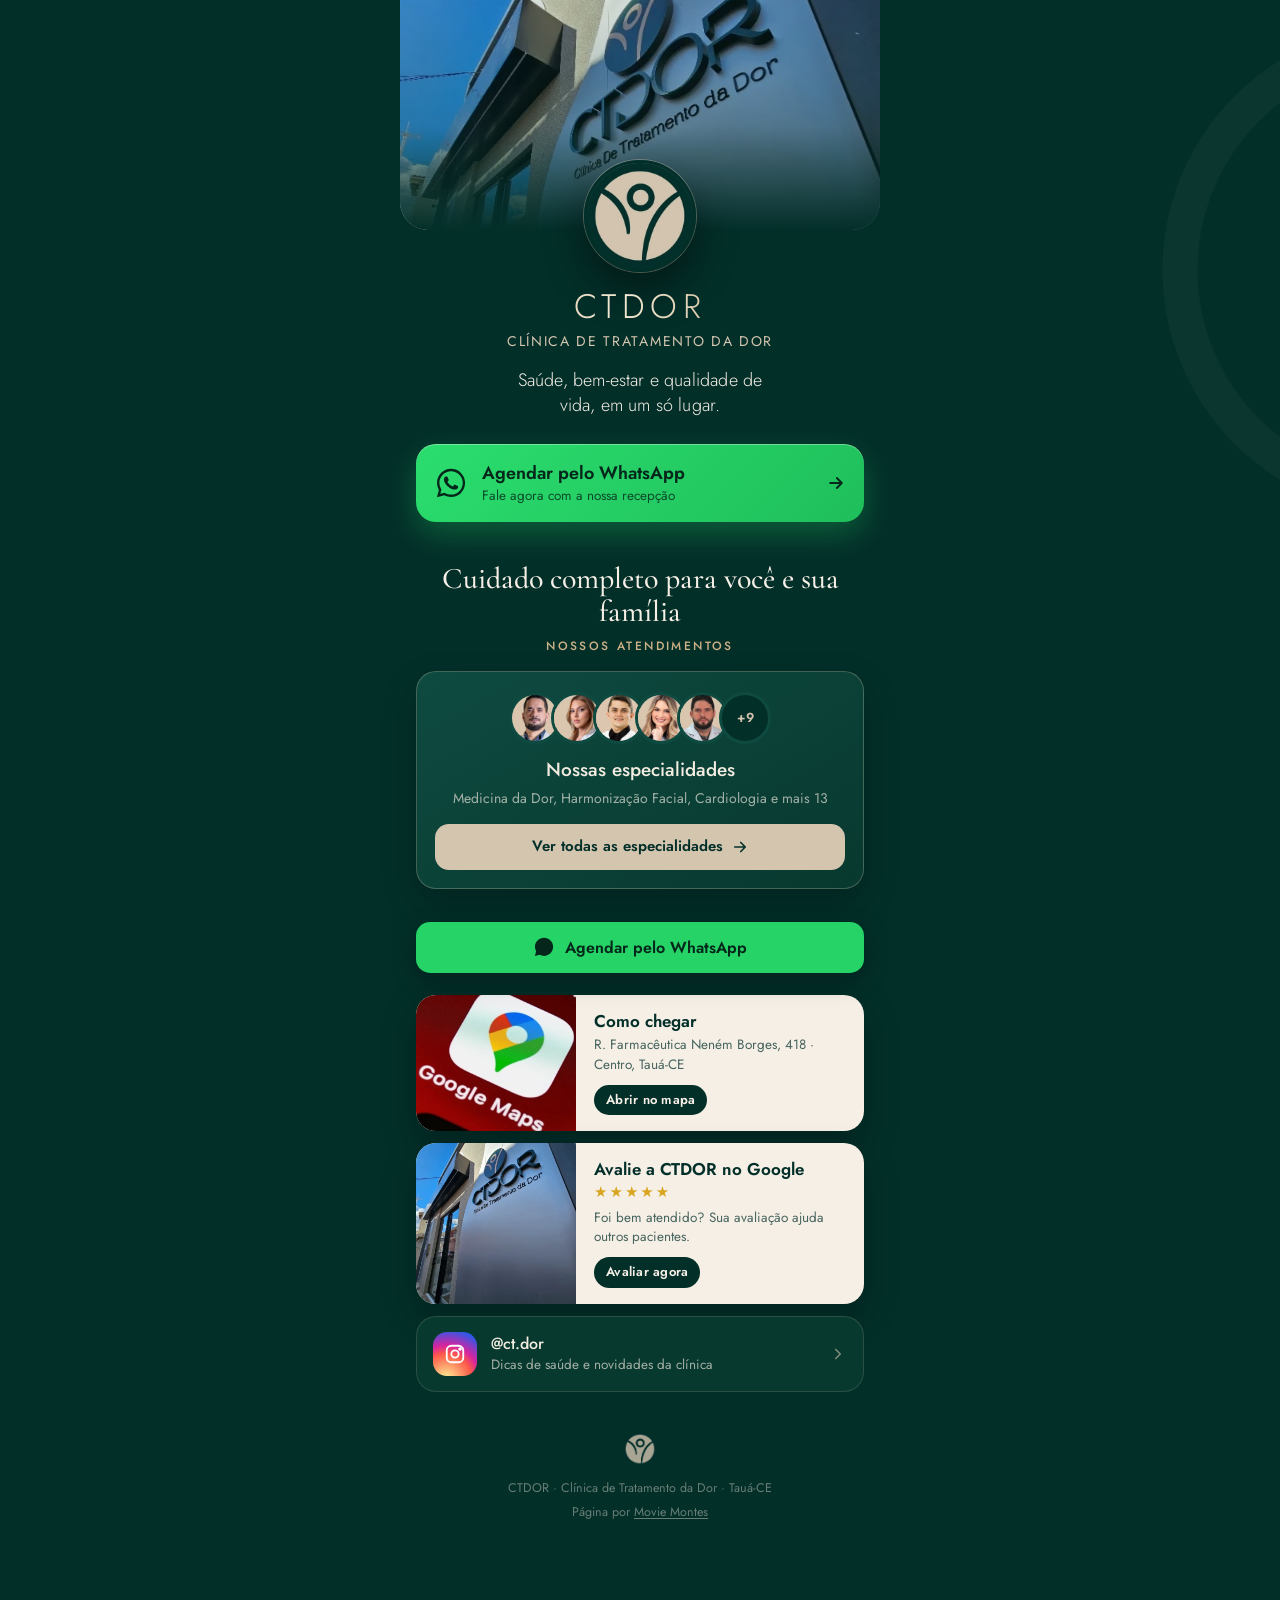
<file: ctdor/index.html>
<!doctype html>
<html lang="pt-BR">
<head>
  <meta charset="utf-8">
  <meta name="viewport" content="width=device-width, initial-scale=1, viewport-fit=cover">
  <title>CTDOR — Clínica de Tratamento da Dor · Tauá-CE</title>
  <meta name="description" content="CTDOR, clínica em Tauá-CE: medicina da dor, cardiologia, endocrinologia, geriatria, pediatria, nutrição, harmonização, ultrassonografia, endoscopia e exames. Agende pelo WhatsApp.">
  <meta property="og:type" content="website">
  <meta property="og:title" content="CTDOR — Clínica de Tratamento da Dor">
  <meta property="og:description" content="Consultas, exames e estética em um só lugar, em Tauá-CE. Agende pelo WhatsApp.">
  <meta property="og:image" content="https://ctdor.pages.dev/compartilhar.jpg">
  <meta name="theme-color" content="#032F29">
  <link rel="icon" href="icone.jpg">
  <link rel="apple-touch-icon" href="logo.jpg">
  <link rel="preconnect" href="https://fonts.googleapis.com">
  <link rel="preconnect" href="https://fonts.gstatic.com" crossorigin>
  <link href="https://fonts.googleapis.com/css2?family=Cormorant+Garamond:ital,wght@0,500;1,500&family=Jost:wght@300;400;500;600&display=swap" rel="stylesheet">
  <link rel="stylesheet" href="estilo.css">
</head>
<body>
  <div class="pagina">

    <div class="capa"><img src="fachada.jpg" alt="Fachada da CTDOR em Tauá" width="600" height="600"></div>

    <div class="conteudo">
      <header class="topo">
        <img class="logo" src="logo.jpg" alt="Logo CTDOR" width="112" height="112">
        <h1>CTDOR</h1>
        <p class="sub">Clínica de Tratamento da Dor</p>
        <p class="frase">Saúde, bem-estar e qualidade de vida, em um só lugar.</p>
      </header>

      <a class="cta zap" id="cta" data-msg="Olá! Vim pelo Instagram e gostaria de agendar um atendimento na CTDOR." href="https://wa.me/5588997173507" target="_blank" rel="noopener">
        <svg width="34" height="34" viewBox="0 0 24 24" fill="currentColor"><path d="M19.05 4.91A9.82 9.82 0 0 0 12.04 2C6.58 2 2.13 6.45 2.13 11.91c0 1.75.46 3.45 1.32 4.95L2.05 22l5.25-1.38c1.45.79 3.08 1.21 4.74 1.21 5.46 0 9.91-4.45 9.91-9.91 0-2.65-1.03-5.14-2.9-7.01Zm-7.01 15.24c-1.48 0-2.93-.4-4.2-1.15l-.3-.18-3.12.82.83-3.04-.2-.31a8.26 8.26 0 0 1-1.26-4.38c0-4.54 3.7-8.24 8.24-8.24 2.2 0 4.27.86 5.82 2.42a8.18 8.18 0 0 1 2.41 5.83c.01 4.54-3.68 8.23-8.22 8.23Zm4.52-6.16c-.25-.12-1.47-.72-1.69-.81-.23-.08-.39-.12-.56.12-.17.25-.64.81-.78.97-.14.17-.29.19-.54.06-.25-.12-1.05-.39-1.99-1.23-.74-.66-1.23-1.47-1.38-1.72-.14-.25-.02-.38.11-.51.11-.11.25-.29.37-.43s.17-.25.25-.41c.08-.17.04-.31-.02-.43s-.56-1.34-.76-1.84c-.2-.48-.41-.42-.56-.43h-.48c-.17 0-.43.06-.66.31-.22.25-.86.85-.86 2.07 0 1.22.89 2.4 1.01 2.56.12.17 1.75 2.67 4.23 3.74.59.26 1.05.41 1.41.52.59.19 1.13.16 1.56.1.48-.07 1.47-.6 1.67-1.18.21-.58.21-1.07.14-1.18s-.22-.16-.47-.28Z"/></svg>
        <span>
          <b>Agendar pelo WhatsApp</b>
          <small>Fale agora com a nossa recepção</small>
        </span>
        <svg class="seta" width="20" height="20" viewBox="0 0 24 24" fill="none" stroke="currentColor" stroke-width="2.2" stroke-linecap="round" stroke-linejoin="round"><path d="M5 12h14M13 6l6 6-6 6"/></svg>
      </a>

      <!-- ============ ESPECIALIDADES (lista completa em especialidades.html) ============ -->
      <section class="secao surge">
        <h2>Cuidado completo para você e sua família</h2>
        <span class="rotulo abaixo">Nossos atendimentos</span>

        <a class="esp-card" id="resumo-esp" href="especialidades.html">
          <span class="icones" aria-hidden="true"></span>
          <b>Nossas especialidades</b>
          <small>Consultas, exames e estética</small>
          <span class="acao">
            Ver todas as especialidades
            <svg width="18" height="18" viewBox="0 0 24 24" fill="none" stroke="currentColor" stroke-width="2.2" stroke-linecap="round" stroke-linejoin="round"><path d="M5 12h14M13 6l6 6-6 6"/></svg>
          </span>
        </a>
      </section>

      <!-- ============ VISITE / AVALIE ============ -->
      <section class="secao surge">
        <span class="rotulo">Venha nos visitar</span>
        <h2>Estamos no Centro de Tauá</h2>

        <a class="foto-card" href="https://maps.app.goo.gl/uJLGtq2sRUWbAccD6" target="_blank" rel="noopener">
          <span class="foto" style="background-image: url(mapa.jpg); background-position: 40% center"></span>
          <span class="txt">
            <b>Como chegar</b>
            <small>R. Farmacêutica Neném Borges, 418 · Centro, Tauá-CE</small>
            <span class="acao">Abrir no mapa</span>
          </span>
        </a>

        <a class="foto-card" href="https://g.page/r/CV7LRd27V3snEBM/review" target="_blank" rel="noopener">
          <span class="foto" style="background-image: url(fachada.jpg); background-position: 62% 30%"></span>
          <span class="txt">
            <b>Avalie a CTDOR no Google</b>
            <span class="estrelas" aria-hidden="true">★★★★★</span>
            <small>Foi bem atendido? Sua avaliação ajuda outros pacientes.</small>
            <span class="acao">Avaliar agora</span>
          </span>
        </a>

        <a class="insta" href="https://www.instagram.com/ct.dor/" target="_blank" rel="noopener">
          <span class="ic"><svg width="22" height="22" viewBox="0 0 24 24" fill="none" stroke="currentColor" stroke-width="2"><rect x="3" y="3" width="18" height="18" rx="5"/><circle cx="12" cy="12" r="4"/><circle cx="17.5" cy="6.5" r="1" fill="currentColor"/></svg></span>
          <span><b>@ct.dor</b><small>Dicas de saúde e novidades da clínica</small></span>
          <svg class="seta" width="18" height="18" viewBox="0 0 24 24" fill="none" stroke="currentColor" stroke-width="2" stroke-linecap="round" stroke-linejoin="round"><path d="M9 6l6 6-6 6"/></svg>
        </a>
      </section>

      <footer>
        <img src="logo.jpg" alt="" width="34" height="34">
        <p>CTDOR · Clínica de Tratamento da Dor · Tauá-CE</p>
        <p style="margin-top:6px">Página por <a href="https://brunomontes.github.io" target="_blank" rel="noopener">Movie Montes</a></p>
      </footer>
    </div>
  </div>

  <div class="barra" id="barra" aria-hidden="true">
    <a class="zap" data-msg="Olá! Vim pelo Instagram e gostaria de agendar um atendimento na CTDOR." href="https://wa.me/5588997173507" target="_blank" rel="noopener" tabindex="-1">
      <svg width="22" height="22" viewBox="0 0 24 24" fill="currentColor"><path d="M12.04 2C6.58 2 2.13 6.45 2.13 11.91c0 1.75.46 3.45 1.32 4.95L2.05 22l5.25-1.38c1.45.79 3.08 1.21 4.74 1.21 5.46 0 9.91-4.45 9.91-9.91S17.5 2 12.04 2Z"/></svg>
      Agendar pelo WhatsApp
    </a>
  </div>

  <script src="dados.js"></script>
  <script src="site.js"></script>
</body>
</html>
</file>
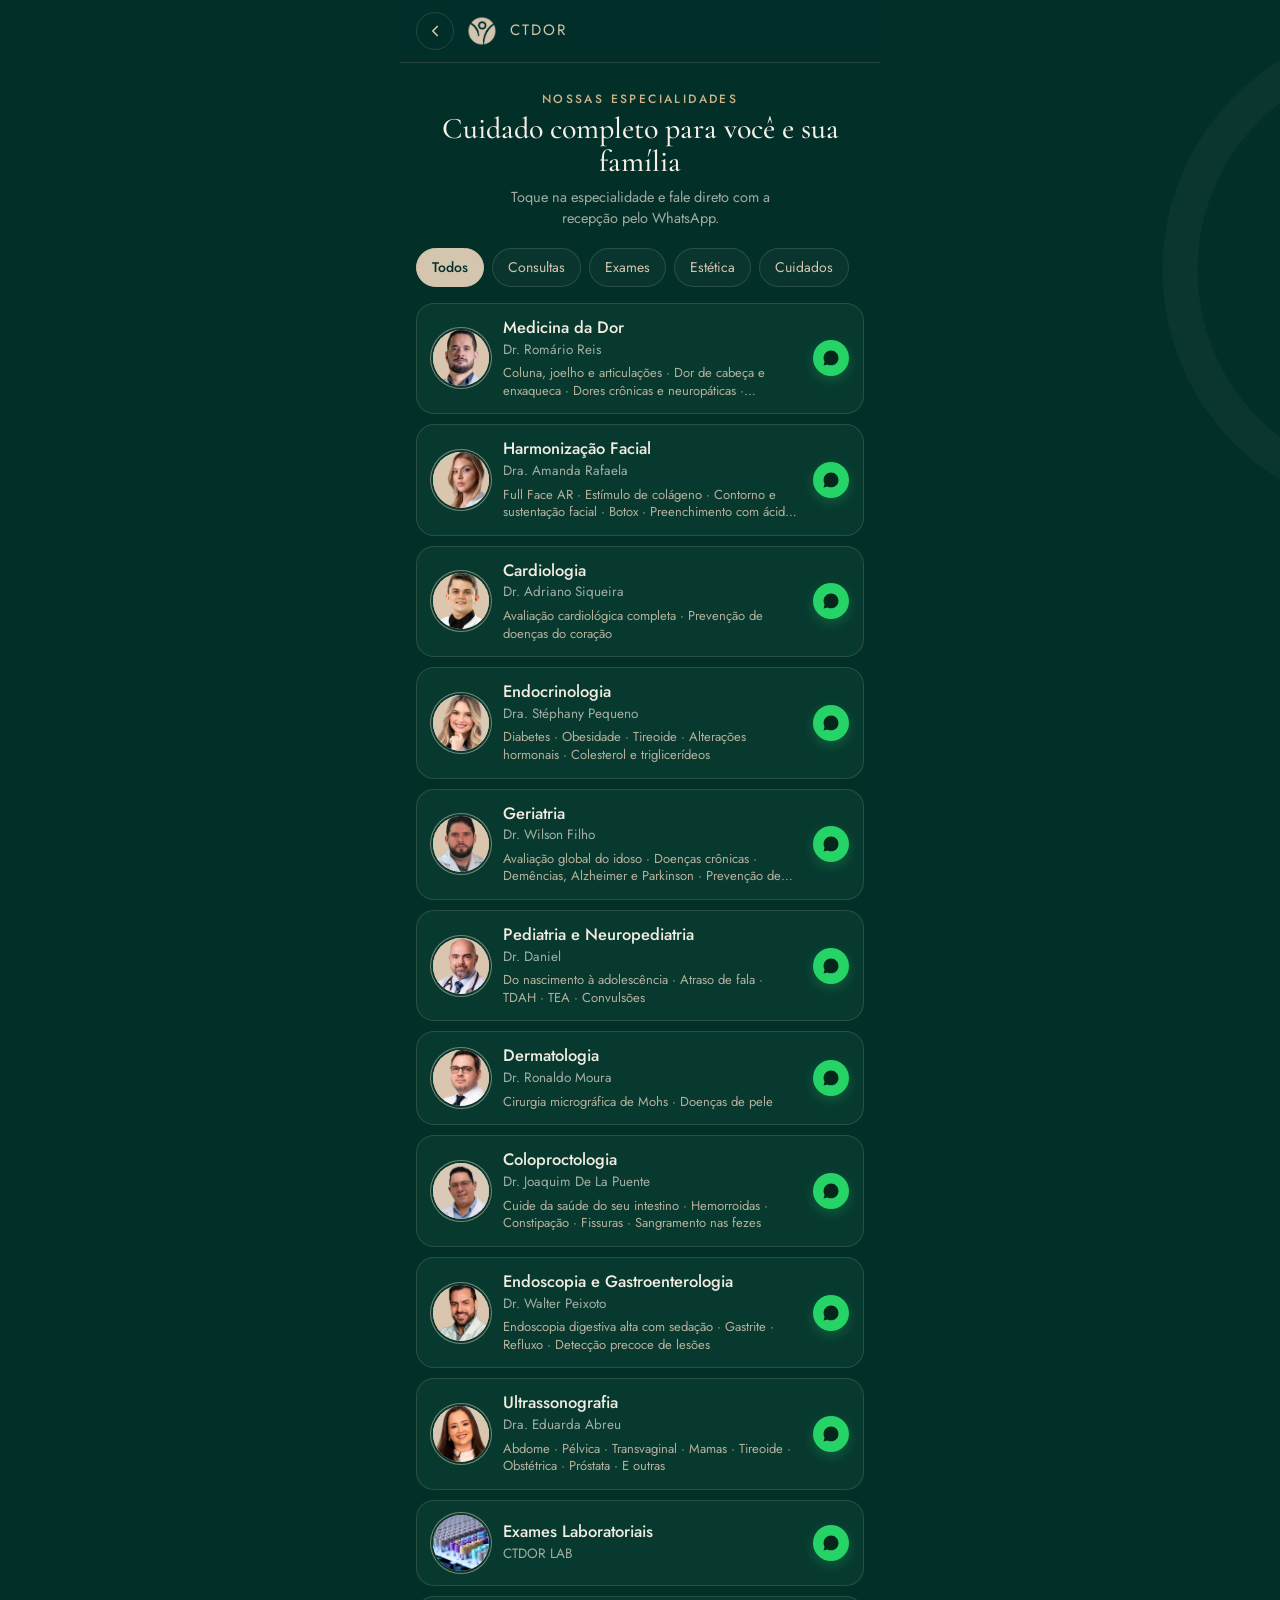
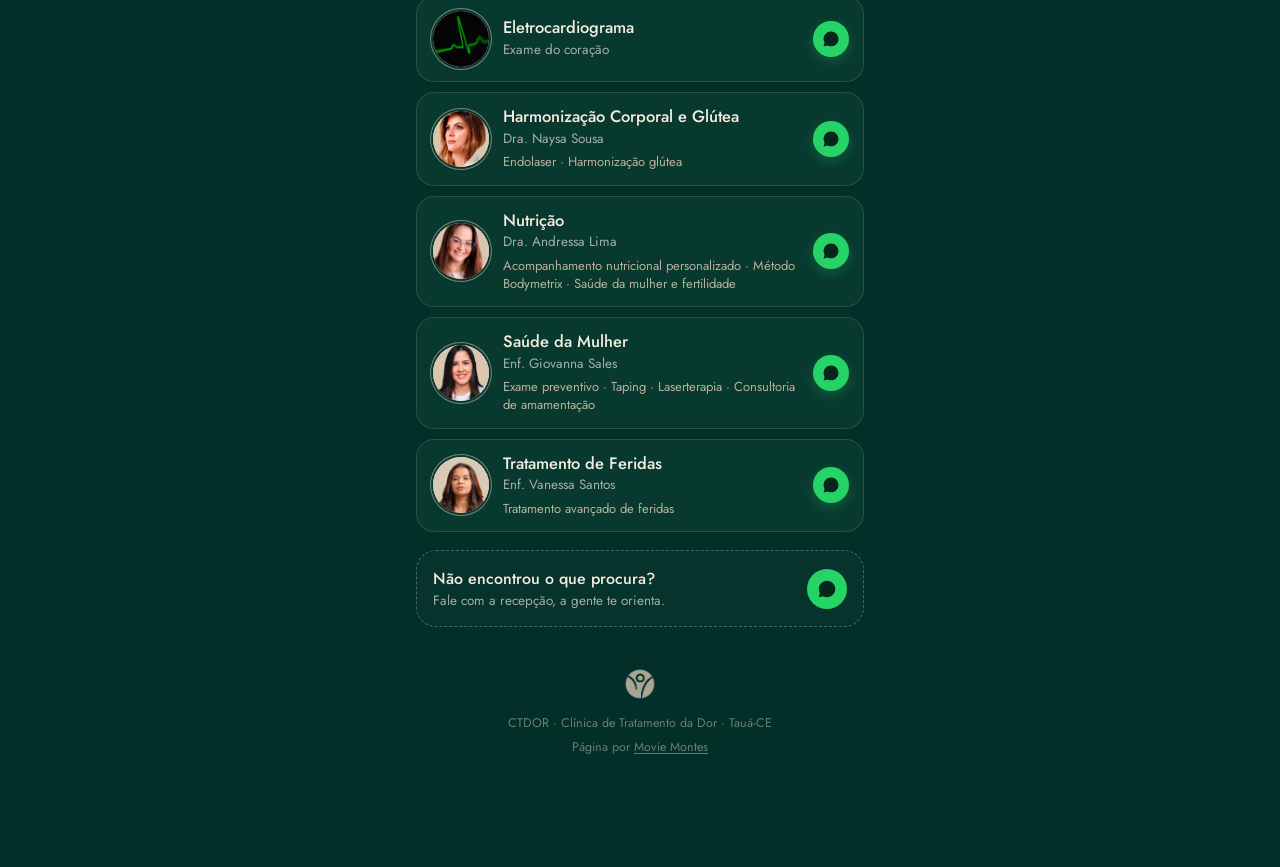
<file: ctdor/especialidades.html>
<!doctype html>
<html lang="pt-BR">
<head>
  <meta charset="utf-8">
  <meta name="viewport" content="width=device-width, initial-scale=1, viewport-fit=cover">
  <title>Especialidades — CTDOR · Tauá-CE</title>
  <meta name="description" content="Especialidades da CTDOR em Tauá-CE: medicina da dor, harmonização facial, cardiologia, endocrinologia, geriatria, pediatria, nutrição, ultrassonografia, endoscopia e exames. Agende pelo WhatsApp.">
  <meta property="og:type" content="website">
  <meta property="og:title" content="Especialidades — CTDOR">
  <meta property="og:description" content="Escolha a especialidade e fale direto com a recepção pelo WhatsApp.">
  <meta property="og:image" content="https://ctdor.pages.dev/compartilhar.jpg">
  <meta name="theme-color" content="#032F29">
  <link rel="icon" href="icone.jpg">
  <link rel="apple-touch-icon" href="logo.jpg">
  <link rel="preconnect" href="https://fonts.googleapis.com">
  <link rel="preconnect" href="https://fonts.gstatic.com" crossorigin>
  <link href="https://fonts.googleapis.com/css2?family=Cormorant+Garamond:ital,wght@0,500;1,500&family=Jost:wght@300;400;500;600&display=swap" rel="stylesheet">
  <link rel="stylesheet" href="estilo.css">
</head>
<body>
  <div class="pagina">
    <div class="conteudo">

      <nav class="topo-fixo">
        <a class="voltar" href="./" aria-label="Voltar para o início">
          <svg width="18" height="18" viewBox="0 0 24 24" fill="none" stroke="currentColor" stroke-width="2.2" stroke-linecap="round" stroke-linejoin="round"><path d="M15 6l-6 6 6 6"/></svg>
        </a>
        <img src="logo.jpg" alt="" width="32" height="32">
        <span>CTDOR</span>
      </nav>

      <section class="cabeca-esp">
        <span class="rotulo">Nossas especialidades</span>
        <h2>Cuidado completo para você e sua família</h2>
        <p class="intro">Toque na especialidade e fale direto com a recepção pelo WhatsApp.</p>

        <div class="filtros" role="group" aria-label="Filtrar especialidades">
          <button class="filtro" data-filtro="todos" aria-pressed="true">Todos</button>
          <button class="filtro" data-filtro="consultas" aria-pressed="false">Consultas</button>
          <button class="filtro" data-filtro="exames" aria-pressed="false">Exames</button>
          <button class="filtro" data-filtro="estetica" aria-pressed="false">Estética</button>
          <button class="filtro" data-filtro="cuidados" aria-pressed="false">Cuidados</button>
        </div>

        <div class="lista" id="lista"></div>

        <a class="nao-achou zap" data-msg="Olá! Vim pelo Instagram e gostaria de tirar uma dúvida sobre os atendimentos da CTDOR." href="https://wa.me/5588997173507" target="_blank" rel="noopener">
          <span><b>Não encontrou o que procura?</b><small>Fale com a recepção, a gente te orienta.</small></span>
          <span class="wa" aria-hidden="true"><svg width="20" height="20" viewBox="0 0 24 24" fill="currentColor"><path d="M12.04 2C6.58 2 2.13 6.45 2.13 11.91c0 1.75.46 3.45 1.32 4.95L2.05 22l5.25-1.38c1.45.79 3.08 1.21 4.74 1.21 5.46 0 9.91-4.45 9.91-9.91S17.5 2 12.04 2Z"/></svg></span>
        </a>
      </section>

      <footer>
        <img src="logo.jpg" alt="" width="34" height="34">
        <p>CTDOR · Clínica de Tratamento da Dor · Tauá-CE</p>
        <p style="margin-top:6px">Página por <a href="https://brunomontes.github.io" target="_blank" rel="noopener">Movie Montes</a></p>
      </footer>
    </div>
  </div>

  <script src="dados.js"></script>
  <script src="site.js"></script>
</body>
</html>
</file>
<file: ctdor/estilo.css>
:root {
  --verde: #032F29;
  --verde-2: #08392F;
  --verde-3: #0E4A40;
  --bege: #D4C5AF;
  --creme: #F5EFE6;
  --ouro: #CDB287;
  --zap: #25D366;
  --texto: #F3ECE1;
  --suave: rgba(243, 236, 225, .66);
  --linha: rgba(212, 197, 175, .16);
  --raio: 20px;
}
* { box-sizing: border-box; margin: 0; padding: 0; }
html { -webkit-text-size-adjust: 100%; scroll-behavior: smooth; }
body {
  font-family: "Jost", system-ui, sans-serif;
  background: var(--verde);
  color: var(--texto);
  line-height: 1.45;
  overflow-x: hidden;
}
body::before {
  content: ""; position: fixed; inset: 0; pointer-events: none; z-index: 0;
  background:
    radial-gradient(circle at 110% 30%, transparent 210px, rgba(255,255,255,.035) 211px, rgba(255,255,255,.035) 245px, transparent 246px),
    radial-gradient(circle at -40% 95%, transparent 380px, rgba(255,255,255,.03) 381px, rgba(255,255,255,.03) 420px, transparent 421px);
}
a { color: inherit; text-decoration: none; }
button { font: inherit; color: inherit; background: none; border: 0; cursor: pointer; }
svg { flex-shrink: 0; }

.pagina { position: relative; z-index: 1; max-width: 480px; margin: 0 auto; padding-bottom: 110px; }
.conteudo { padding: 0 16px; }

/* ---------- capa ---------- */
.capa { position: relative; height: 230px; overflow: hidden; }
.capa img { width: 100%; height: 100%; object-fit: cover; object-position: center 12%; display: block; }
.capa::after {
  content: ""; position: absolute; inset: 0;
  background: linear-gradient(to bottom, rgba(3,47,41,.15) 0%, rgba(3,47,41,.35) 55%, var(--verde) 100%);
}
@media (min-width: 481px) { .capa { border-radius: 0 0 28px 28px; } }

.topo { text-align: center; margin-top: -70px; position: relative; z-index: 2; }
.logo {
  width: 112px; height: 112px; border-radius: 50%; display: block; margin: 0 auto 16px;
  border: 3px solid var(--verde);
  box-shadow: 0 0 0 1px rgba(212,197,175,.35), 0 18px 40px rgba(0,0,0,.45);
}
h1 {
  font-weight: 300; font-size: 34px; letter-spacing: .16em; line-height: 1.1;
  background: linear-gradient(100deg, #B89A70, #F6EBD6 45%, #A88A62);
  -webkit-background-clip: text; background-clip: text; color: transparent;
}
.sub { font-size: 14px; letter-spacing: .12em; text-transform: uppercase; color: var(--bege); margin-top: 6px; }
.frase {
  font-weight: 300; font-size: 18px; line-height: 1.4; letter-spacing: .01em;
  color: var(--creme); margin: 16px auto 0; max-width: 26ch;
}

/* ---------- botão principal ---------- */
.cta {
  display: flex; align-items: center; gap: 14px;
  margin-top: 26px; padding: 16px 18px; border-radius: var(--raio);
  background: linear-gradient(135deg, #2BDD6E, #1FBF5B); color: #05261A;
  box-shadow: 0 12px 30px rgba(37, 211, 102, .28), inset 0 1px 0 rgba(255,255,255,.35);
  position: relative; overflow: hidden;
  transition: transform .15s ease;
}
.cta::after {
  content: ""; position: absolute; top: 0; bottom: 0; width: 60px; left: -80px;
  background: linear-gradient(90deg, transparent, rgba(255,255,255,.45), transparent);
  transform: skewX(-20deg); animation: brilho 4.5s ease-in-out 1.5s infinite;
}
@keyframes brilho { 0%, 70% { left: -80px; } 100% { left: 120%; } }
.cta:active { transform: scale(.98); }
.cta b { display: block; font-size: 18px; font-weight: 600; }
.cta small { display: block; font-size: 13.5px; opacity: .78; }
.cta .seta { margin-left: auto; }

/* ---------- títulos ---------- */
.secao { margin-top: 40px; }
.rotulo {
  display: block; text-align: center; font-size: 12px; font-weight: 500;
  letter-spacing: .2em; text-transform: uppercase; color: var(--ouro);
}
.rotulo.abaixo { margin-top: 10px; }
h2 {
  text-align: center; font-family: "Cormorant Garamond", serif; font-weight: 500;
  font-size: 30px; line-height: 1.1; color: var(--creme); margin-top: 4px;
}
.intro { text-align: center; color: var(--suave); font-size: 14.5px; margin: 8px auto 0; max-width: 34ch; }

/* ---------- filtros ---------- */
.filtros {
  display: flex; gap: 8px; overflow-x: auto; margin: 18px -16px 14px; padding: 2px 16px;
  scrollbar-width: none;
}
.filtros::-webkit-scrollbar { display: none; }
.filtro {
  flex-shrink: 0; padding: 8px 15px; border-radius: 99px; font-size: 14px;
  border: 1px solid var(--linha); color: var(--bege); background: rgba(255,255,255,.03);
  transition: background .15s ease, color .15s ease;
}
.filtro[aria-pressed="true"] { background: var(--bege); color: var(--verde); border-color: var(--bege); font-weight: 500; }

/* ---------- cartões de atendimento ---------- */
.lista { display: grid; gap: 10px; }
.atend {
  display: flex; align-items: center; gap: 14px; padding: 14px 14px 14px 16px;
  border-radius: 18px; background: var(--verde-2); border: 1px solid var(--linha);
  transition: background .2s ease, border-color .2s ease, transform .15s ease;
}
.atend:hover { background: var(--verde-3); border-color: rgba(212,197,175,.3); }
.atend:active { transform: scale(.98); }
.atend[hidden] { display: none; }
.atend .ic {
  width: 56px; height: 56px; border-radius: 50%; display: grid; place-items: center; overflow: hidden;
  background: linear-gradient(145deg, #E2D5C1, #C9B79C); color: var(--verde);
  box-shadow: 0 0 0 2px var(--verde-2), 0 0 0 3px rgba(212,197,175,.55);
}
.atend .ic img, .esp-card .icones img { width: 100%; height: 100%; object-fit: cover; display: block; }
.atend .nome { flex: 1; min-width: 0; }
.atend b { display: block; font-weight: 500; font-size: 16.5px; line-height: 1.2; }
.atend small { display: block; font-size: 13.5px; color: var(--suave); margin-top: 2px; }
.atend .servicos {
  display: -webkit-box; -webkit-line-clamp: 2; -webkit-box-orient: vertical; overflow: hidden;
  font-size: 13px; color: var(--bege); opacity: .85; margin-top: 5px; line-height: 1.35;
}
.atend .wa {
  width: 36px; height: 36px; border-radius: 50%; display: grid; place-items: center;
  background: var(--zap); color: #05261A; box-shadow: 0 4px 12px rgba(37,211,102,.25);
}

/* ---------- cartões com foto ---------- */
.foto-card {
  display: flex; align-items: stretch; min-height: 116px; margin-top: 12px;
  border-radius: var(--raio); overflow: hidden; background: var(--creme); color: var(--verde);
  box-shadow: 0 14px 34px rgba(0,0,0,.25);
  transition: transform .15s ease;
}
.foto-card:active { transform: scale(.98); }
.foto-card .foto { width: 38%; max-width: 160px; flex-shrink: 0; background-size: cover; }
.foto-card .txt { flex: 1; padding: 16px 16px 16px 18px; display: flex; flex-direction: column; justify-content: center; }
.foto-card b { font-size: 17px; font-weight: 600; line-height: 1.2; }
.foto-card small { font-size: 13.5px; color: rgba(3,47,41,.72); margin-top: 4px; }
.foto-card .acao {
  margin-top: 10px; align-self: flex-start; font-size: 13px; font-weight: 600; letter-spacing: .02em;
  padding: 6px 12px; border-radius: 99px; background: var(--verde); color: var(--creme);
}
.estrelas { color: #D9A520; letter-spacing: 2px; font-size: 15px; margin-top: 2px; }

.insta {
  display: flex; align-items: center; gap: 14px; margin-top: 12px;
  padding: 15px 16px; border-radius: var(--raio);
  background: var(--verde-2); border: 1px solid var(--linha);
}
.insta .ic {
  width: 44px; height: 44px; border-radius: 14px; display: grid; place-items: center; color: #fff;
  background: radial-gradient(circle at 30% 107%, #fdf497 0%, #fd5949 45%, #d6249f 60%, #285AEB 90%);
}
.insta b { display: block; font-weight: 500; font-size: 16px; }
.insta small { display: block; font-size: 13.5px; color: var(--suave); }
.insta .seta { margin-left: auto; color: var(--bege); opacity: .6; }

footer { text-align: center; margin-top: 40px; font-size: 12.5px; color: rgba(243,236,225,.42); }
footer img { width: 34px; height: 34px; border-radius: 50%; opacity: .8; margin-bottom: 8px; }
footer a { text-decoration: underline; text-underline-offset: 2px; }

/* ---------- barra fixa ---------- */
.barra {
  position: fixed; z-index: 5; left: 0; right: 0; bottom: 0;
  padding: 14px 16px calc(12px + env(safe-area-inset-bottom));
  background: linear-gradient(to top, var(--verde) 55%, rgba(3,47,41,0));
  transform: translateY(110%); transition: transform .25s ease;
}
.barra.visivel { transform: none; }
.barra a {
  max-width: 448px; margin: 0 auto; display: flex; align-items: center; justify-content: center; gap: 10px;
  padding: 14px; border-radius: 14px; background: var(--zap); color: #05261A;
  font-weight: 600; font-size: 16px; box-shadow: 0 8px 24px rgba(0,0,0,.3);
}

/* ---------- chamada para as especialidades (página inicial) ---------- */
.esp-card {
  display: block; margin-top: 16px; padding: 20px 18px 18px; border-radius: var(--raio);
  background: linear-gradient(150deg, var(--verde-3), var(--verde-2));
  border: 1px solid rgba(212,197,175,.28);
  box-shadow: 0 14px 34px rgba(0,0,0,.22);
  transition: transform .15s ease;
}
.esp-card:active { transform: scale(.98); }
.esp-card .icones { display: flex; justify-content: center; }
.esp-card .icones span {
  width: 52px; height: 52px; border-radius: 50%; display: grid; place-items: center; overflow: hidden;
  background: linear-gradient(145deg, #E2D5C1, #C9B79C); color: var(--verde);
  border: 3px solid var(--verde-3); margin-left: -10px;
}
.esp-card .icones span:first-child { margin-left: 0; }
.esp-card .icones .mais-n { background: var(--verde); color: var(--bege); font-size: 13px; font-weight: 600; }
.esp-card b { display: block; text-align: center; font-size: 19px; font-weight: 500; margin-top: 12px; }
.esp-card small { display: block; text-align: center; font-size: 14px; color: var(--suave); margin-top: 4px; }
.esp-card .acao {
  display: flex; align-items: center; justify-content: center; gap: 8px; margin-top: 16px;
  padding: 12px; border-radius: 14px; background: var(--bege); color: var(--verde);
  font-weight: 600; font-size: 15px;
}

/* ---------- página de especialidades ---------- */
.topo-fixo {
  position: sticky; top: 0; z-index: 4;
  display: flex; align-items: center; gap: 12px;
  padding: 12px 16px; margin: 0 -16px;
  background: rgba(3,47,41,.88); backdrop-filter: blur(10px); -webkit-backdrop-filter: blur(10px);
  border-bottom: 1px solid var(--linha);
}
.topo-fixo .voltar {
  width: 38px; height: 38px; border-radius: 50%; display: grid; place-items: center;
  border: 1px solid var(--linha); color: var(--bege);
}
.topo-fixo img { width: 32px; height: 32px; border-radius: 50%; }
.topo-fixo span { font-size: 15px; letter-spacing: .14em; color: var(--bege); }
.cabeca-esp { padding-top: 28px; }

.nao-achou {
  display: flex; align-items: center; gap: 14px; margin-top: 18px;
  padding: 16px; border-radius: var(--raio);
  border: 1px dashed rgba(212,197,175,.35); background: rgba(255,255,255,.02);
}
.nao-achou b { display: block; font-weight: 500; font-size: 16px; }
.nao-achou small { display: block; font-size: 13.5px; color: var(--suave); }
.nao-achou .wa {
  margin-left: auto; width: 40px; height: 40px; border-radius: 50%; display: grid; place-items: center;
  background: var(--zap); color: #05261A;
}

/* ---------- entrada suave ---------- */
.surge { opacity: 0; transform: translateY(14px); transition: opacity .6s ease, transform .6s ease; }
.surge.visto { opacity: 1; transform: none; }

@media (prefers-reduced-motion: reduce) {
  *, *::after { transition: none !important; animation: none !important; }
  .surge { opacity: 1; transform: none; }
}
</file>
